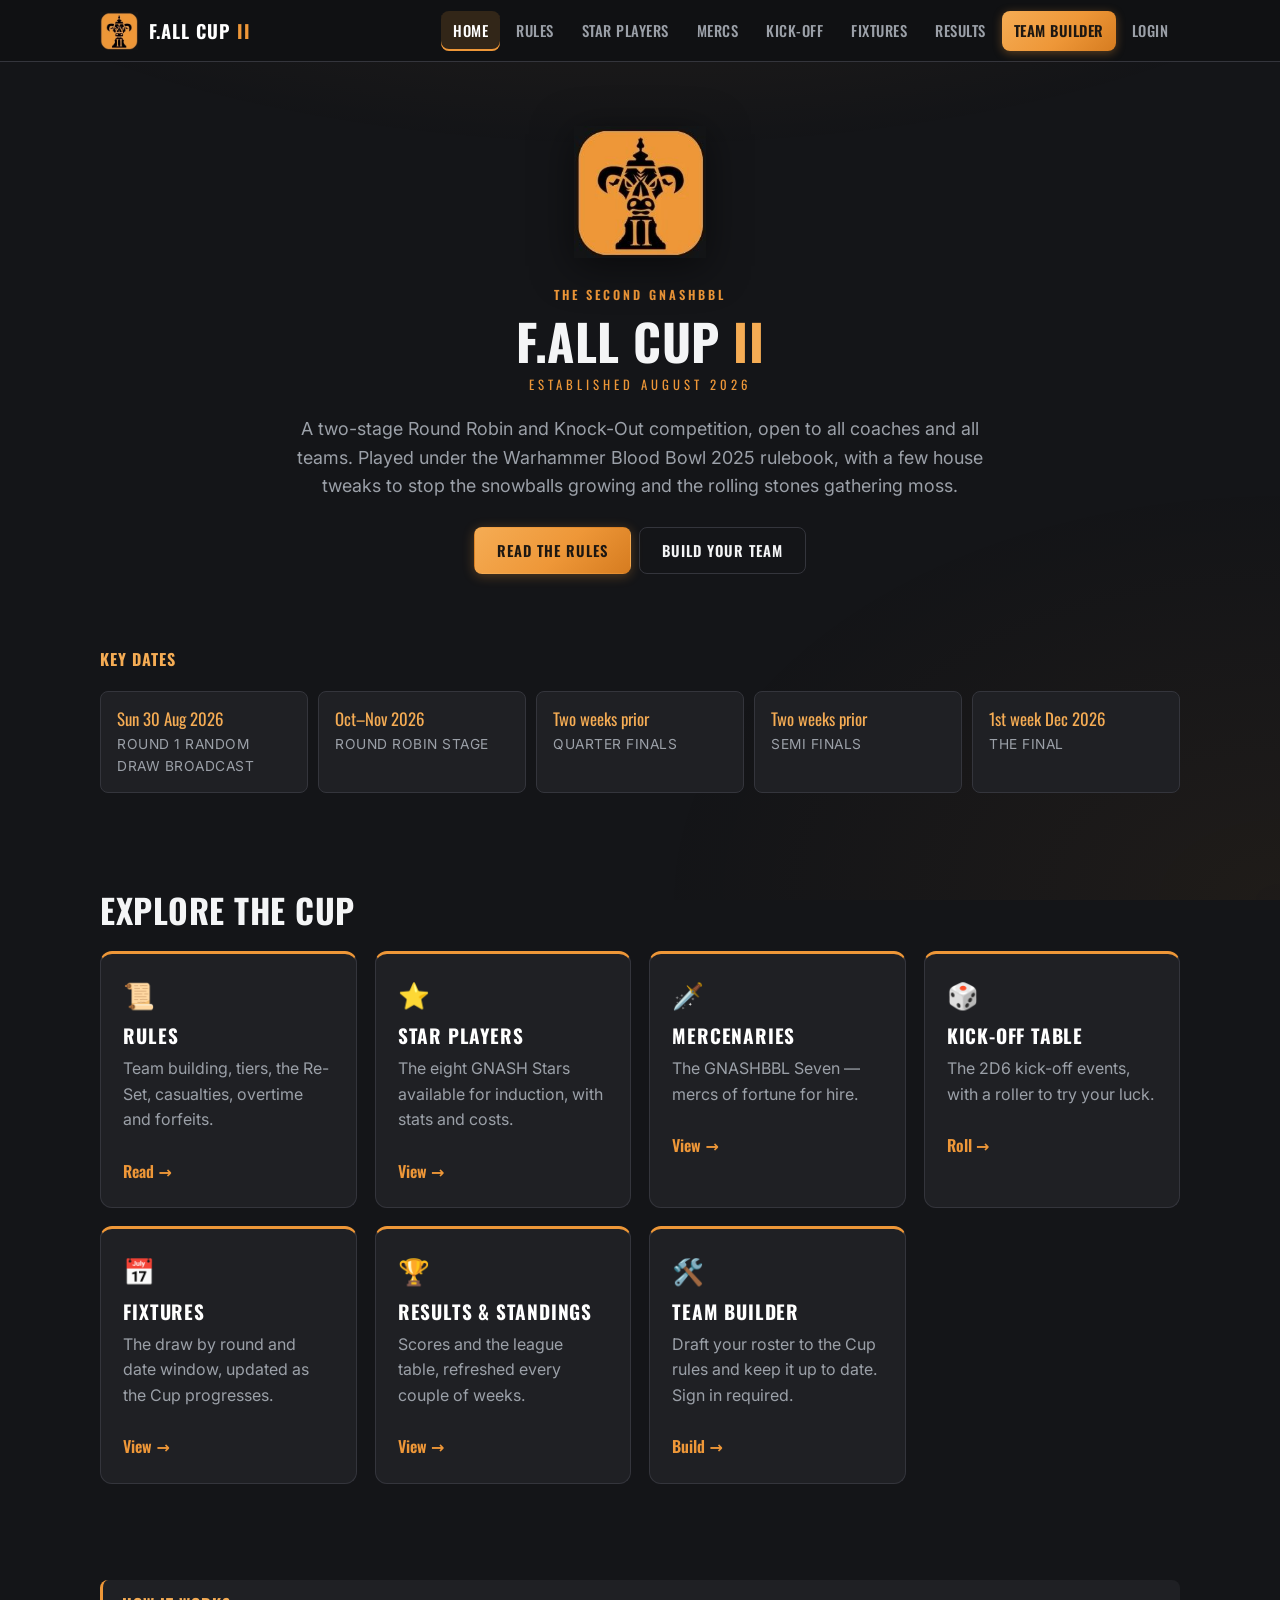
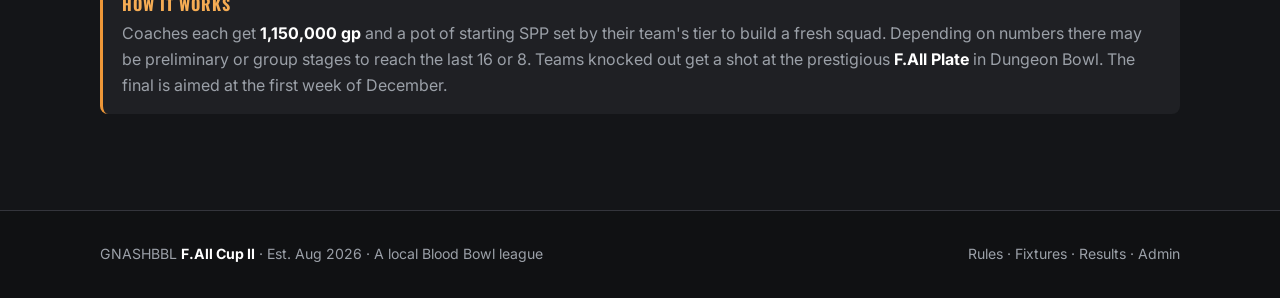
<file: index.html>
<!doctype html>
<html lang="en">
<head>
  <meta charset="utf-8">
  <meta name="viewport" content="width=device-width, initial-scale=1">
  <title>F.All Cup II — GNASHBBL</title>
  <meta name="description" content="The Second GNASHBBL F.All Cup — a local Blood Bowl league. Rules, star players, mercenaries, fixtures, results and a team builder.">
  <link rel="icon" href="assets/img/logo.png">
  <link rel="stylesheet" href="assets/css/styles.css">
</head>
<body data-page="home">
  <main>
    <section class="hero">
      <img class="crest" src="assets/img/logo.png" alt="F.All Cup II crest">
      <div class="eyebrow">The Second GNASHBBL</div>
      <h1>F.All Cup <span class="accent">II</span></h1>
      <p class="est">Established August 2026</p>
      <p class="lead" style="margin:1.2rem auto 1.6rem">
        A two-stage Round Robin and Knock-Out competition, open to all coaches and all teams.
        Played under the Warhammer Blood Bowl 2025 rulebook, with a few house tweaks to stop the
        snowballs growing and the rolling stones gathering moss.
      </p>
      <div class="pill-row" style="justify-content:center">
        <a class="btn" href="rules.html">Read the rules</a>
        <a class="btn ghost" href="builder.html">Build your team</a>
      </div>
    </section>

    <section class="section-tight">
      <div class="container">
        <h4>Key dates</h4>
        <div data-render="keyDates"></div>
      </div>
    </section>

    <section class="section">
      <div class="container">
        <h2>Explore the Cup</h2>
        <div class="grid grid-auto" style="margin-top:1.4rem">
          <a class="card card-topline" href="rules.html">
            <span class="card-icon">📜</span>
            <h3>Rules</h3>
            <p class="muted">Team building, tiers, the Re-Set, casualties, overtime and forfeits.</p>
            <span class="arrow">Read &rarr;</span>
          </a>
          <a class="card card-topline" href="stars.html">
            <span class="card-icon">⭐</span>
            <h3>Star Players</h3>
            <p class="muted">The eight GNASH Stars available for induction, with stats and costs.</p>
            <span class="arrow">View &rarr;</span>
          </a>
          <a class="card card-topline" href="mercs.html">
            <span class="card-icon">🗡️</span>
            <h3>Mercenaries</h3>
            <p class="muted">The GNASHBBL Seven — mercs of fortune for hire.</p>
            <span class="arrow">View &rarr;</span>
          </a>
          <a class="card card-topline" href="kickoff.html">
            <span class="card-icon">🎲</span>
            <h3>Kick-Off Table</h3>
            <p class="muted">The 2D6 kick-off events, with a roller to try your luck.</p>
            <span class="arrow">Roll &rarr;</span>
          </a>
          <a class="card card-topline" href="fixtures.html">
            <span class="card-icon">📅</span>
            <h3>Fixtures</h3>
            <p class="muted">The draw by round and date window, updated as the Cup progresses.</p>
            <span class="arrow">View &rarr;</span>
          </a>
          <a class="card card-topline" href="results.html">
            <span class="card-icon">🏆</span>
            <h3>Results &amp; Standings</h3>
            <p class="muted">Scores and the league table, refreshed every couple of weeks.</p>
            <span class="arrow">View &rarr;</span>
          </a>
          <a class="card card-topline" href="builder.html">
            <span class="card-icon">🛠️</span>
            <h3>Team Builder</h3>
            <p class="muted">Draft your roster to the Cup rules and keep it up to date. Sign in required.</p>
            <span class="arrow">Build &rarr;</span>
          </a>
        </div>
      </div>
    </section>

    <section class="section-tight">
      <div class="container">
        <div class="notice">
          <h4>How it works</h4>
          <p class="mb0 muted">
            Coaches each get <strong>1,150,000 gp</strong> and a pot of starting SPP set by their team's tier
            to build a fresh squad. Depending on numbers there may be preliminary or group stages to reach
            the last 16 or 8. Teams knocked out get a shot at the prestigious <strong>F.All Plate</strong> in
            Dungeon Bowl. The final is aimed at the first week of December.
          </p>
        </div>
      </div>
    </section>
  </main>

  <script src="assets/js/data.js"></script>
  <script src="assets/js/site.js"></script>
</body>
</html>
</file>
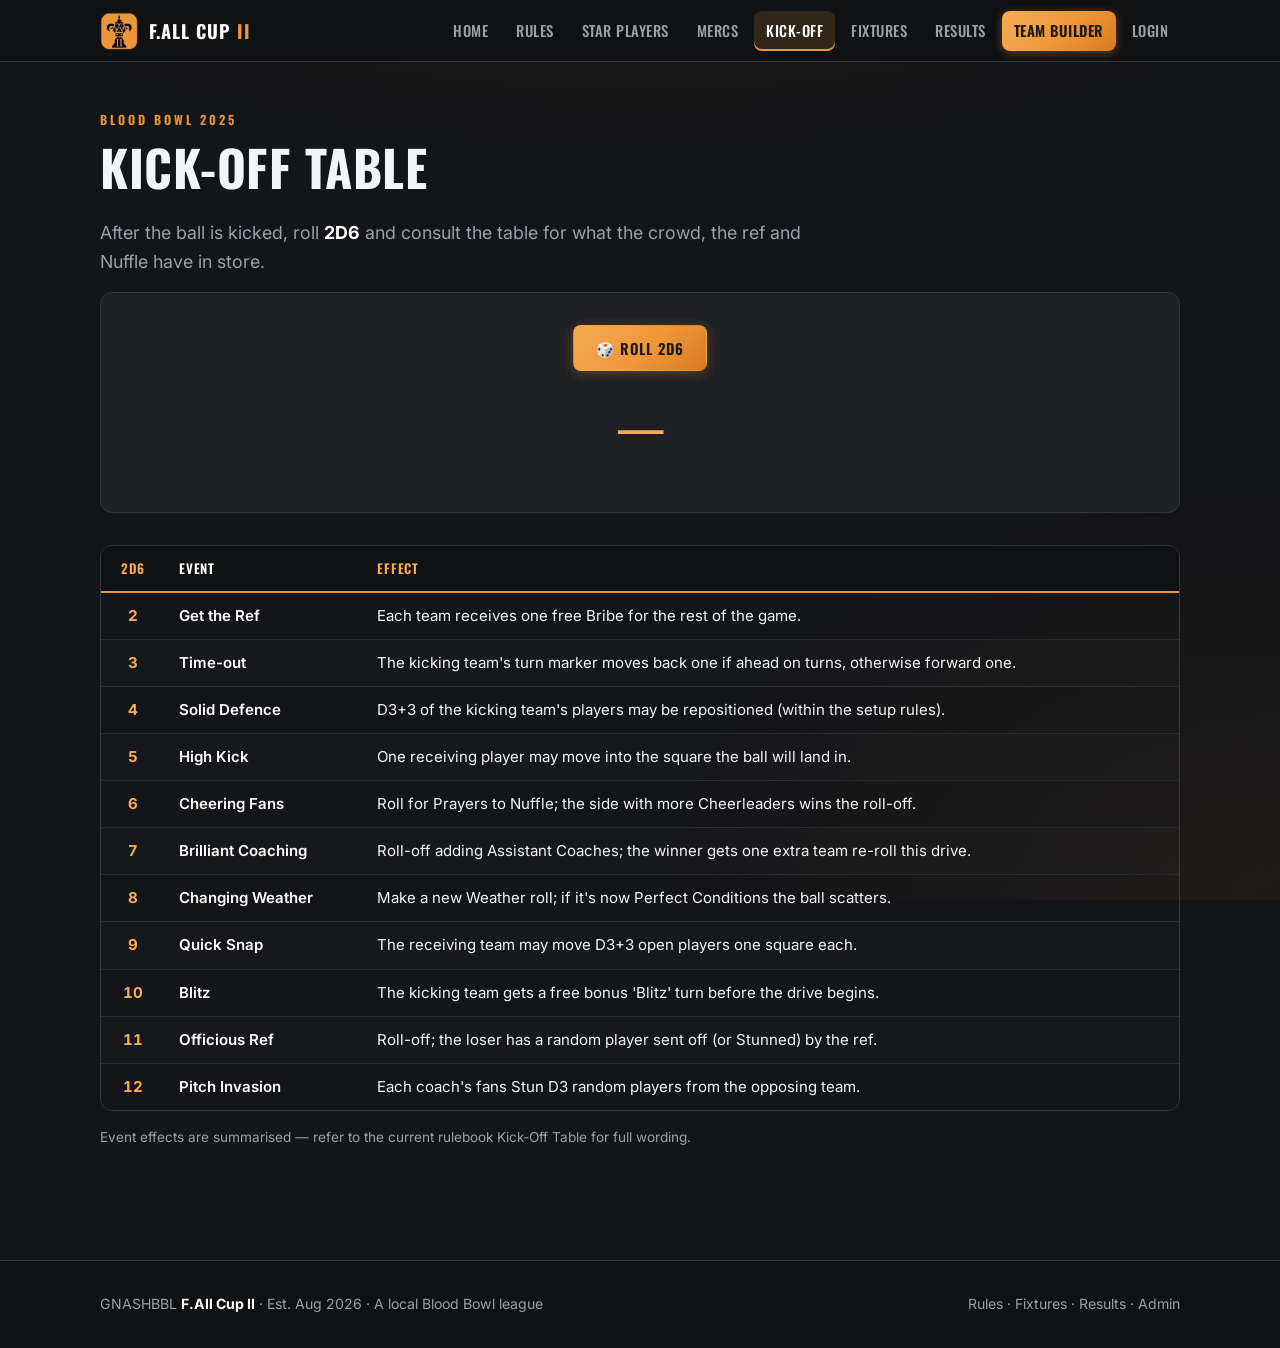
<file: kickoff.html>
<!doctype html>
<html lang="en">
<head>
  <meta charset="utf-8">
  <meta name="viewport" content="width=device-width, initial-scale=1">
  <title>Kick-Off Table — F.All Cup II</title>
  <meta name="description" content="The Blood Bowl 2025 Kick-Off event table (2D6), with a roller.">
  <link rel="icon" href="assets/img/logo.png">
  <link rel="stylesheet" href="assets/css/styles.css">
</head>
<body data-page="kickoff">
  <main>
    <section class="section">
      <div class="container">
        <div class="eyebrow">Blood Bowl 2025</div>
        <h1>Kick-Off Table</h1>
        <p class="lead">After the ball is kicked, roll <strong>2D6</strong> and consult the table for what the crowd, the ref and Nuffle have in store.</p>

        <div class="roller">
          <button class="btn" id="roll-kickoff">🎲 Roll 2D6</button>
          <div class="dice-result" id="dice-result" style="margin-top:1rem">&mdash;</div>
          <div class="dice-outcome" id="dice-outcome"></div>
          <p class="muted" id="dice-desc" style="margin-top:.4rem"></p>
        </div>

        <div data-render="kickoff"></div>

        <p class="muted small" style="margin-top:1rem">
          Event effects are summarised — refer to the current rulebook Kick-Off Table for full wording.
        </p>
      </div>
    </section>
  </main>

  <script src="assets/js/data.js"></script>
  <script src="assets/js/site.js"></script>
</body>
</html>
</file>
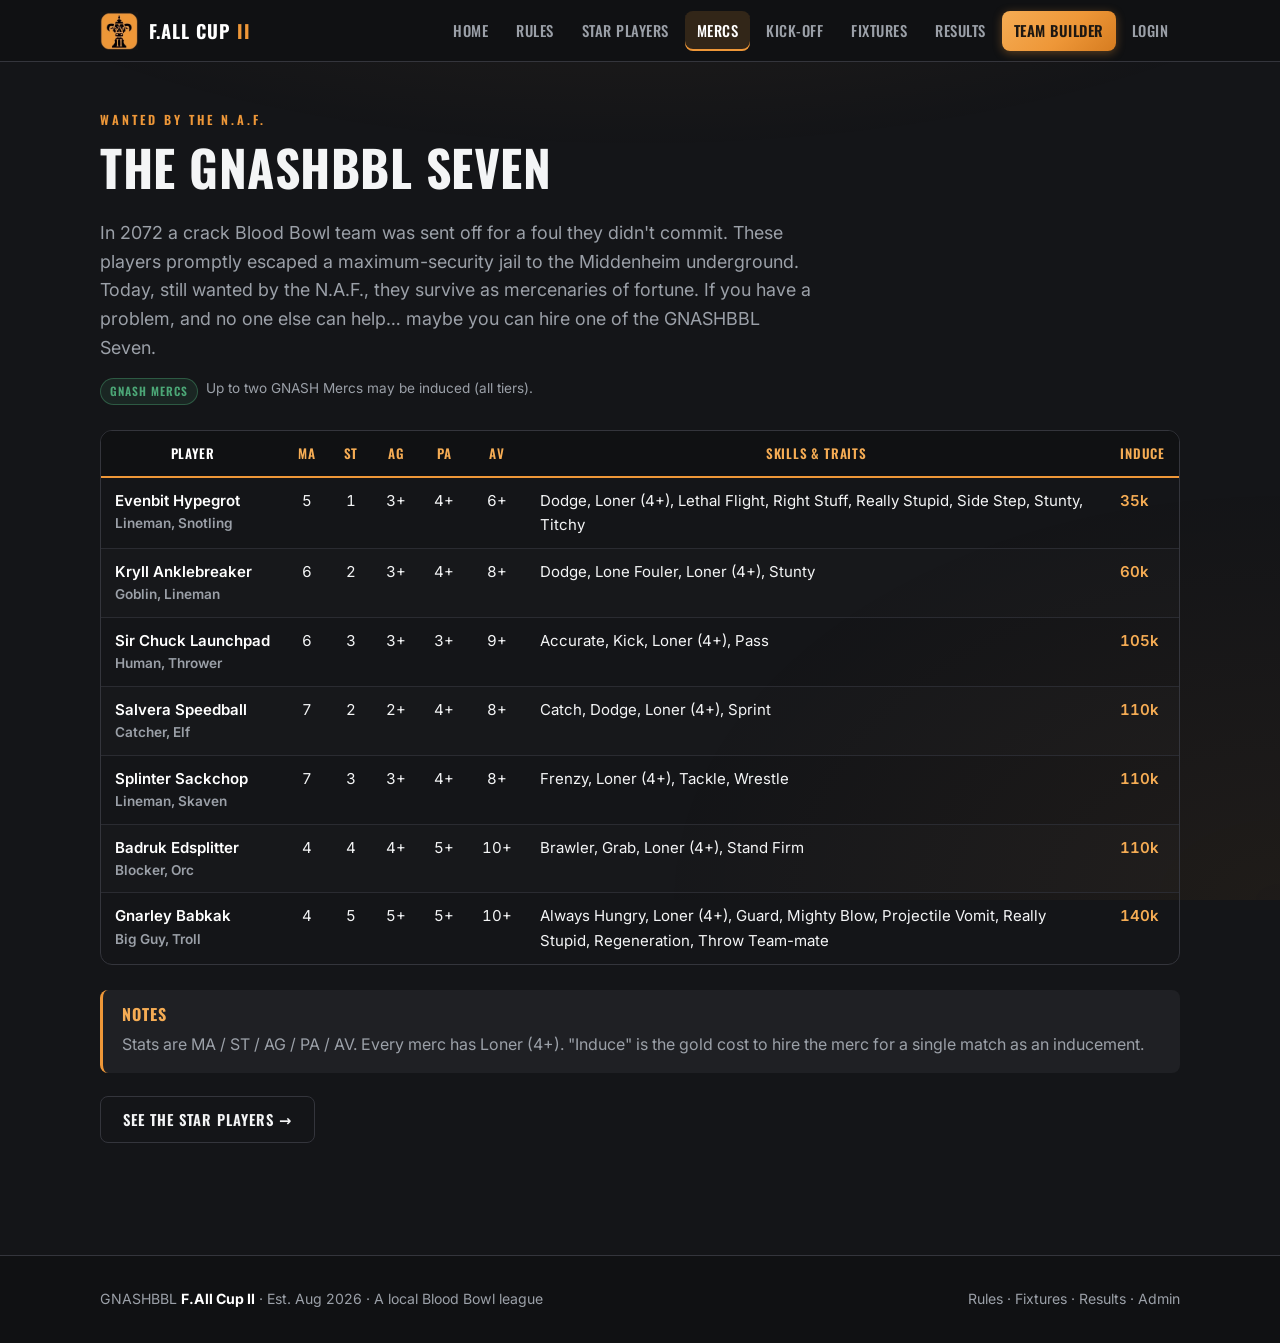
<file: mercs.html>
<!doctype html>
<html lang="en">
<head>
  <meta charset="utf-8">
  <meta name="viewport" content="width=device-width, initial-scale=1">
  <title>Mercenaries — F.All Cup II</title>
  <meta name="description" content="The GNASHBBL Seven — the mercenaries available for hire in the F.All Cup II, with stats, skills and costs.">
  <link rel="icon" href="assets/img/logo.png">
  <link rel="stylesheet" href="assets/css/styles.css">
</head>
<body data-page="mercs">
  <main>
    <section class="section">
      <div class="container">
        <div class="eyebrow">Wanted by the N.A.F.</div>
        <h1>The GNASHBBL Seven</h1>
        <p class="lead">
          In 2072 a crack Blood Bowl team was sent off for a foul they didn't commit. These players promptly escaped
          a maximum-security jail to the Middenheim underground. Today, still wanted by the N.A.F., they survive as
          mercenaries of fortune. If you have a problem, and no one else can help&hellip; maybe you can hire one of
          the GNASHBBL Seven.
        </p>
        <div class="pill-row" style="margin:1rem 0 1.6rem">
          <span class="badge homebrew">GNASH Mercs</span>
          <span class="muted small">Up to two GNASH Mercs may be induced (all tiers).</span>
        </div>

        <div data-render="mercs"></div>

        <div class="notice" style="margin-top:1.6rem">
          <h4>Notes</h4>
          <p class="muted mb0">
            Stats are MA / ST / AG / PA / AV. Every merc has Loner (4+). "Induce" is the gold cost to hire the merc
            for a single match as an inducement.
          </p>
        </div>

        <p style="margin-top:1.4rem">
          <a class="btn ghost" href="stars.html">See the Star Players &rarr;</a>
        </p>
      </div>
    </section>
  </main>

  <script src="assets/js/data.js"></script>
  <script src="assets/js/site.js"></script>
</body>
</html>
</file>
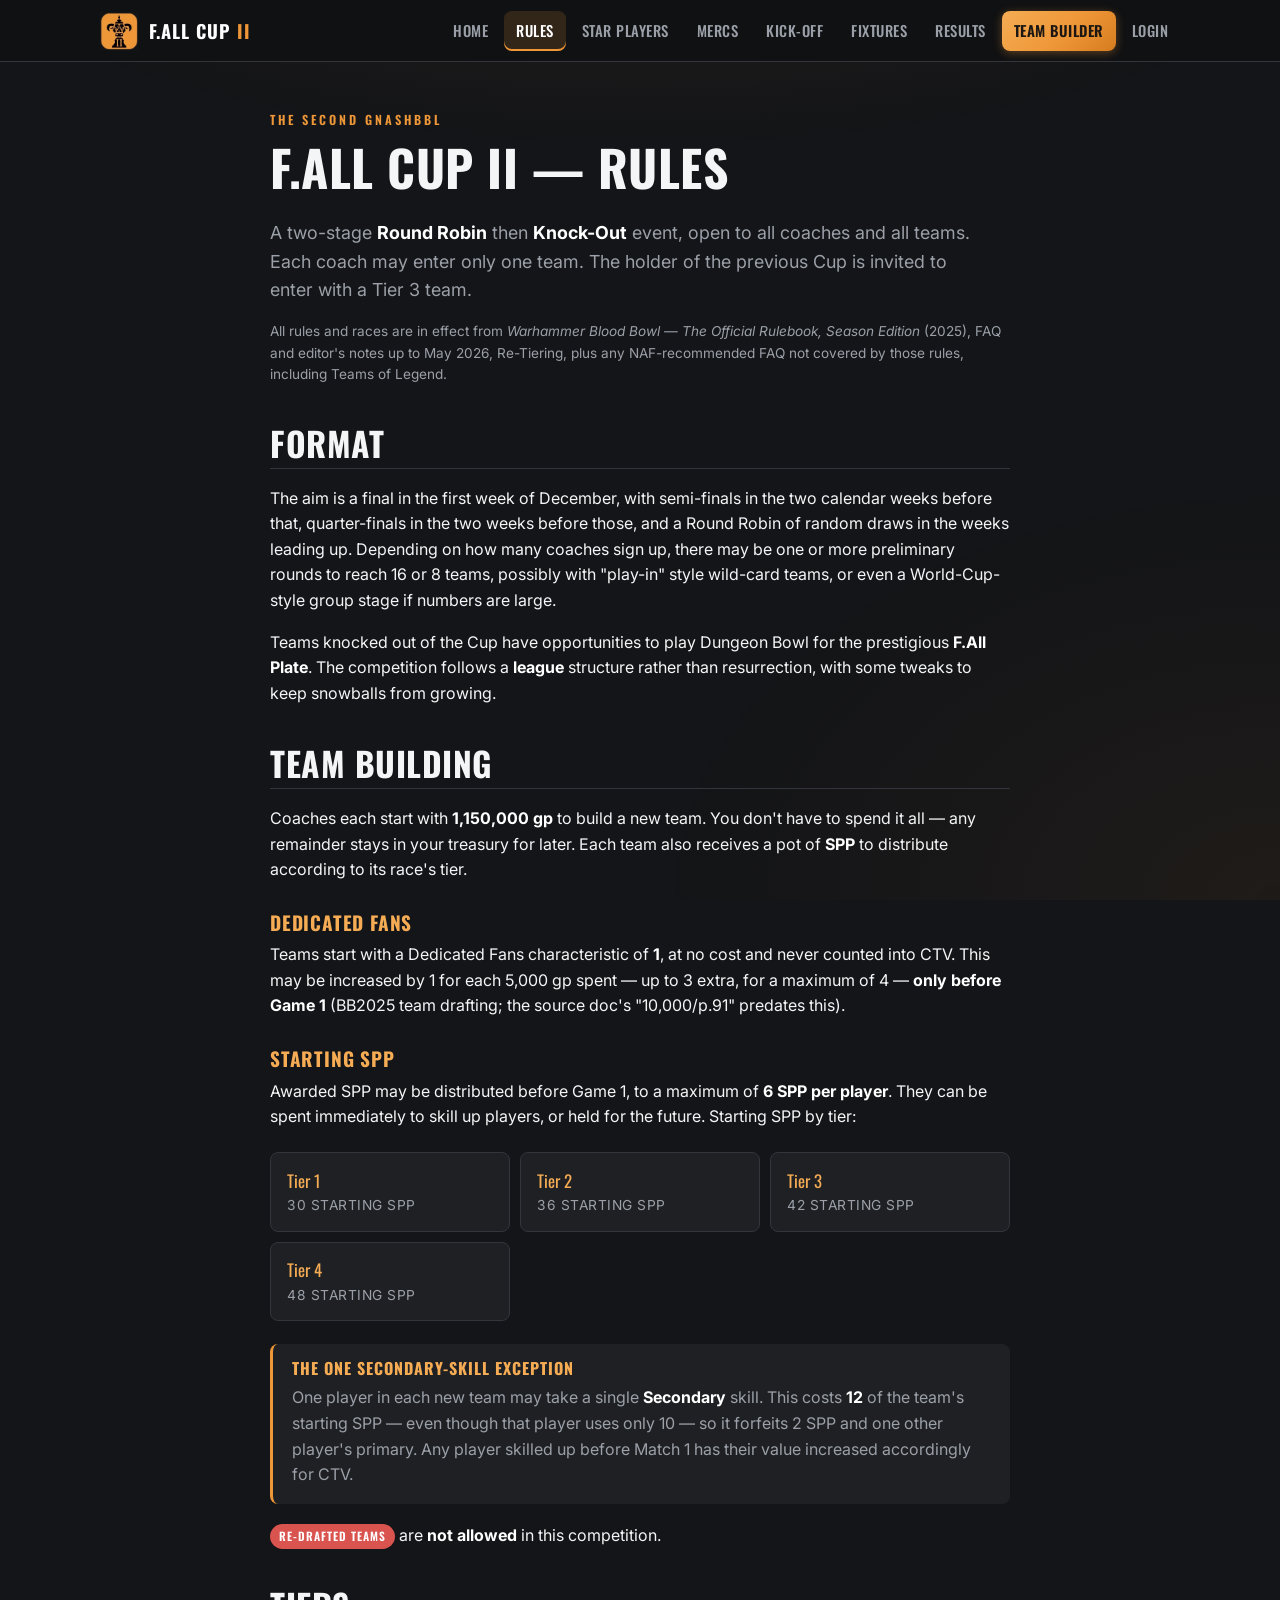
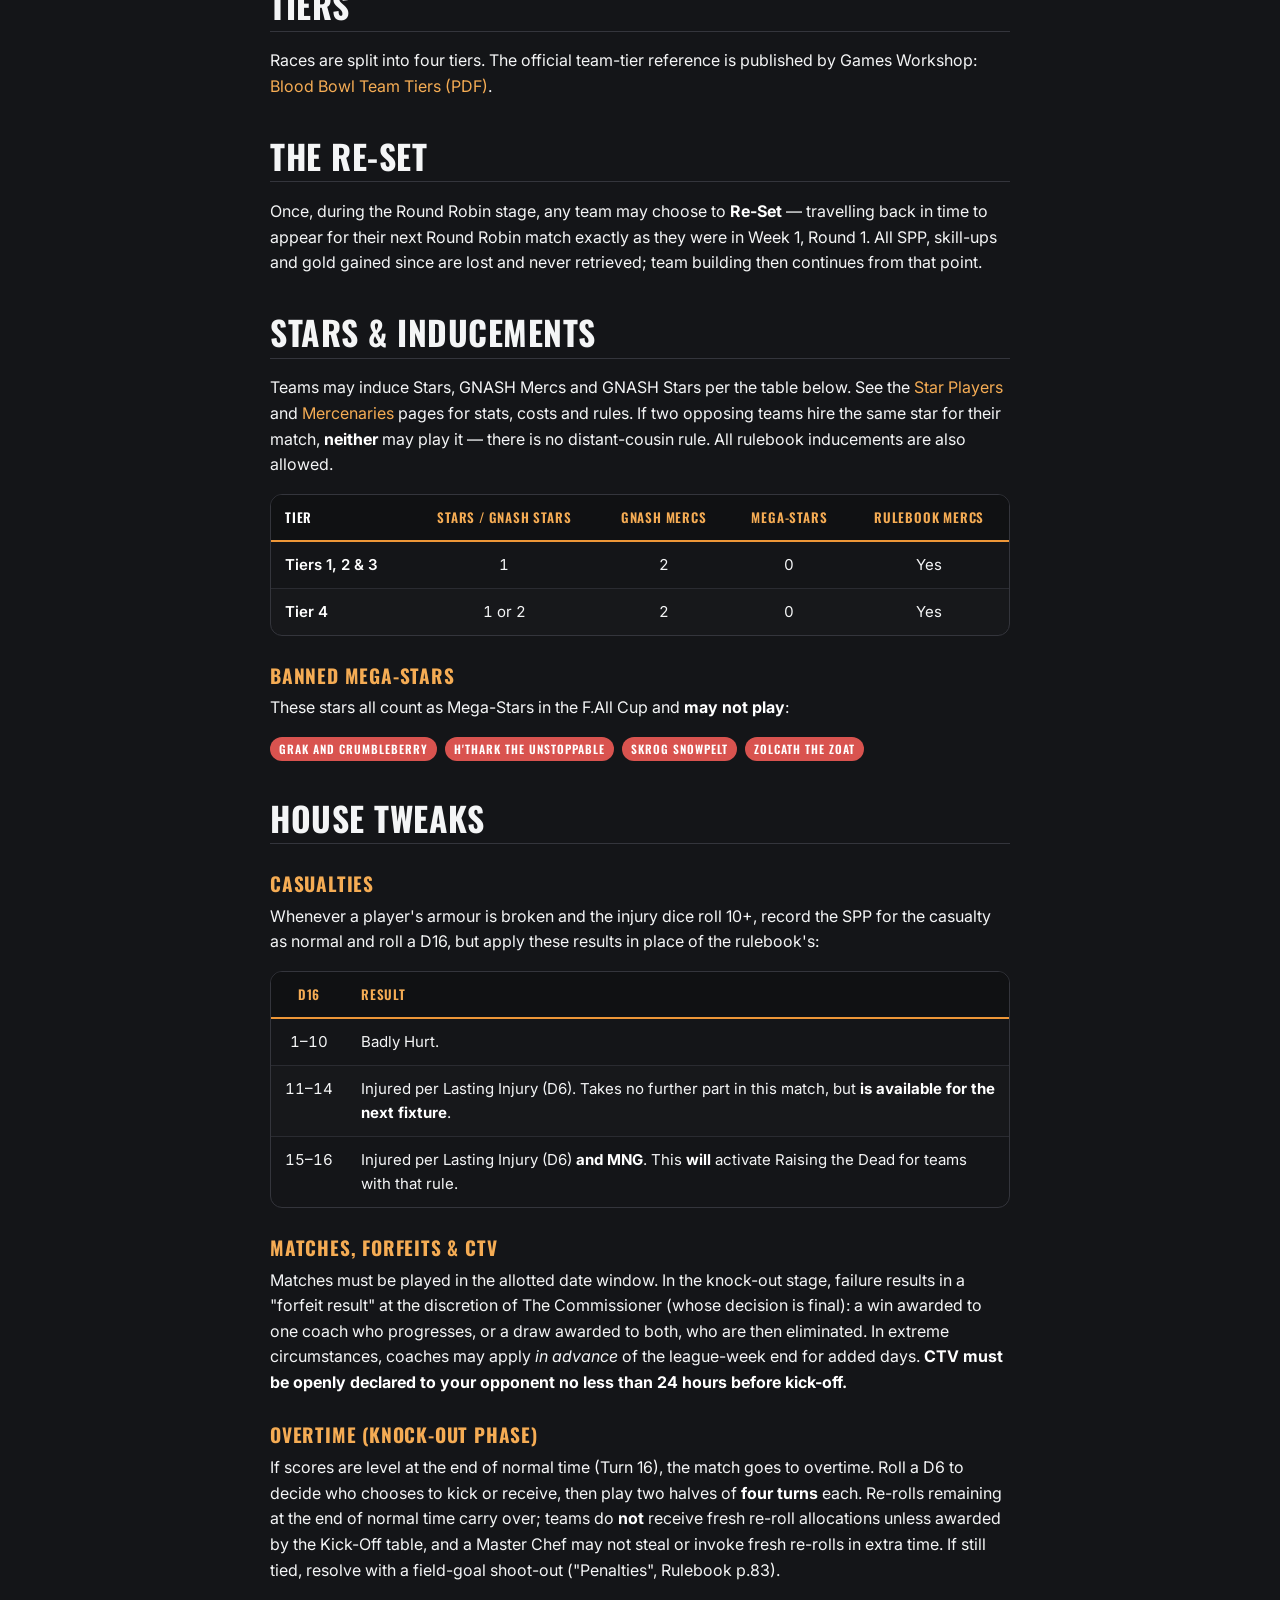
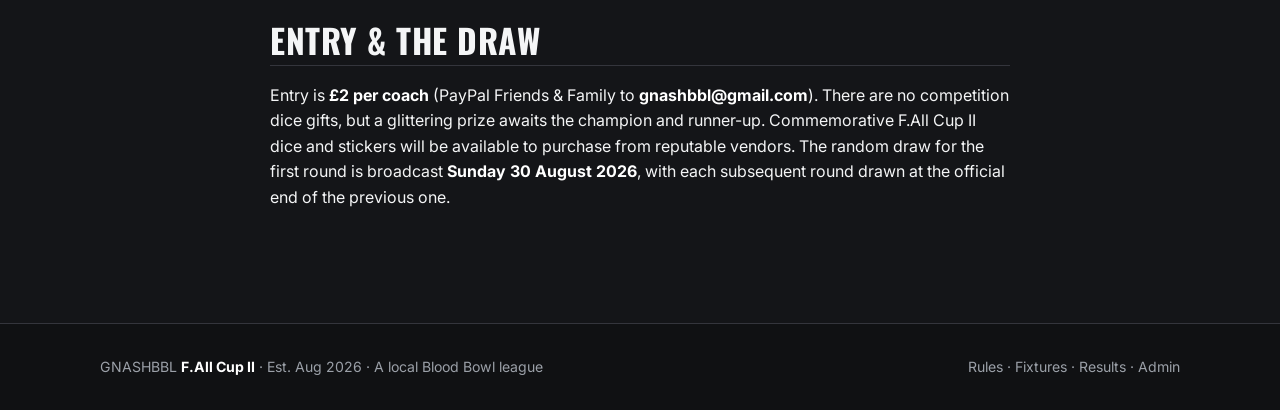
<file: rules.html>
<!doctype html>
<html lang="en">
<head>
  <meta charset="utf-8">
  <meta name="viewport" content="width=device-width, initial-scale=1">
  <title>Rules — F.All Cup II</title>
  <meta name="description" content="The full ruleset for the Second GNASHBBL F.All Cup: team building, tiers, the Re-Set, casualties, overtime and forfeits.">
  <link rel="icon" href="assets/img/logo.png">
  <link rel="stylesheet" href="assets/css/styles.css">
</head>
<body data-page="rules">
  <main>
    <section class="section">
      <div class="container doc">
        <div class="eyebrow">The Second GNASHBBL</div>
        <h1>F.All Cup II — Rules</h1>
        <p class="lead">
          A two-stage <strong>Round Robin</strong> then <strong>Knock-Out</strong> event, open to all coaches and
          all teams. Each coach may enter only one team. The holder of the previous Cup is invited to enter with a
          Tier 3 team.
        </p>
        <p class="muted small">
          All rules and races are in effect from <em>Warhammer Blood Bowl — The Official Rulebook, Season Edition</em>
          (2025), FAQ and editor's notes up to May 2026, Re-Tiering, plus any NAF-recommended FAQ not covered by
          those rules, including Teams of Legend.
        </p>

        <h2>Format</h2>
        <p>
          The aim is a final in the first week of December, with semi-finals in the two calendar weeks before that,
          quarter-finals in the two weeks before those, and a Round Robin of random draws in the weeks leading up.
          Depending on how many coaches sign up, there may be one or more preliminary rounds to reach 16 or 8 teams,
          possibly with "play-in" style wild-card teams, or even a World-Cup-style group stage if numbers are large.
        </p>
        <p>
          Teams knocked out of the Cup have opportunities to play Dungeon Bowl for the prestigious
          <strong>F.All Plate</strong>. The competition follows a <strong>league</strong> structure rather than
          resurrection, with some tweaks to keep snowballs from growing.
        </p>

        <h2>Team building</h2>
        <p>
          Coaches each start with <strong>1,150,000 gp</strong> to build a new team. You don't have to spend it all —
          any remainder stays in your treasury for later. Each team also receives a pot of <strong>SPP</strong> to
          distribute according to its race's tier.
        </p>
        <h3>Dedicated Fans</h3>
        <p>
          Teams start with a Dedicated Fans characteristic of <strong>1</strong>, at no cost and never counted into
          CTV. This may be increased by 1 for each 5,000 gp spent — up to 3 extra, for a maximum of 4 — <strong>only before
          Game 1</strong> (BB2025 team drafting; the source doc's "10,000/p.91" predates this).
        </p>
        <h3>Starting SPP</h3>
        <p>
          Awarded SPP may be distributed before Game 1, to a maximum of <strong>6 SPP per player</strong>. They can be
          spent immediately to skill up players, or held for the future. Starting SPP by tier:
        </p>
        <div data-render="tiers"></div>
        <div class="notice">
          <h4>The one secondary-skill exception</h4>
          <p class="mb0 muted">
            One player in each new team may take a single <strong>Secondary</strong> skill. This costs
            <strong>12</strong> of the team's starting SPP — even though that player uses only 10 — so it forfeits
            2 SPP and one other player's primary. Any player skilled up before Match 1 has their value increased
            accordingly for CTV.
          </p>
        </div>
        <p><span class="badge banned">Re-drafted teams</span> are <strong>not allowed</strong> in this competition.</p>

        <h2>Tiers</h2>
        <p>
          Races are split into four tiers. The official team-tier reference is published by Games Workshop:
          <a href="https://assets.warhammer-community.com/eng_20-05_blood_bowl_teamtiers-rhnqpyom8r-4rpfatdubw.pdf" target="_blank" rel="noopener">Blood Bowl Team Tiers (PDF)</a>.
        </p>

        <h2>The Re-Set</h2>
        <p>
          Once, during the Round Robin stage, any team may choose to <strong>Re-Set</strong> — travelling back in time
          to appear for their next Round Robin match exactly as they were in Week 1, Round 1. All SPP, skill-ups and
          gold gained since are lost and never retrieved; team building then continues from that point.
        </p>

        <h2>Stars &amp; inducements</h2>
        <p>
          Teams may induce Stars, GNASH Mercs and GNASH Stars per the table below. See the
          <a href="stars.html">Star Players</a> and <a href="mercs.html">Mercenaries</a> pages for stats, costs and
          rules. If two opposing teams hire the same star for their match, <strong>neither</strong> may play it — there
          is no distant-cousin rule. All rulebook inducements are also allowed.
        </p>
        <div data-render="inducements"></div>
        <h3>Banned mega-stars</h3>
        <p>These stars all count as Mega-Stars in the F.All Cup and <strong>may not play</strong>:</p>
        <div data-render="banned"></div>

        <h2>House tweaks</h2>
        <h3>Casualties</h3>
        <p>
          Whenever a player's armour is broken and the injury dice roll 10+, record the SPP for the casualty as normal
          and roll a D16, but apply these results in place of the rulebook's:
        </p>
        <div class="table-wrap"><table>
          <thead><tr><th class="num">D16</th><th>Result</th></tr></thead>
          <tbody>
            <tr><td class="num">1–10</td><td>Badly Hurt.</td></tr>
            <tr><td class="num">11–14</td><td>Injured per Lasting Injury (D6). Takes no further part in this match, but <strong>is available for the next fixture</strong>.</td></tr>
            <tr><td class="num">15–16</td><td>Injured per Lasting Injury (D6) <strong>and MNG</strong>. This <strong>will</strong> activate Raising the Dead for teams with that rule.</td></tr>
          </tbody>
        </table></div>

        <h3>Matches, forfeits &amp; CTV</h3>
        <p>
          Matches must be played in the allotted date window. In the knock-out stage, failure results in a "forfeit
          result" at the discretion of The Commissioner (whose decision is final): a win awarded to one coach who
          progresses, or a draw awarded to both, who are then eliminated. In extreme circumstances, coaches may apply
          <em>in advance</em> of the league-week end for added days. <strong>CTV must be openly declared to your
          opponent no less than 24 hours before kick-off.</strong>
        </p>

        <h3>Overtime (Knock-Out phase)</h3>
        <p>
          If scores are level at the end of normal time (Turn 16), the match goes to overtime. Roll a D6 to decide who
          chooses to kick or receive, then play two halves of <strong>four turns</strong> each. Re-rolls remaining at
          the end of normal time carry over; teams do <strong>not</strong> receive fresh re-roll allocations unless
          awarded by the Kick-Off table, and a Master Chef may not steal or invoke fresh re-rolls in extra time. If
          still tied, resolve with a field-goal shoot-out ("Penalties", Rulebook p.83).
        </p>

        <h2>Entry &amp; the draw</h2>
        <p>
          Entry is <strong>£2 per coach</strong> (PayPal Friends &amp; Family to <strong>gnashbbl@gmail.com</strong>).
          There are no competition dice gifts, but a glittering prize awaits the champion and runner-up. Commemorative
          F.All Cup II dice and stickers will be available to purchase from reputable vendors. The random draw for the
          first round is broadcast <strong>Sunday 30 August 2026</strong>, with each subsequent round drawn at the
          official end of the previous one.
        </p>
      </div>
    </section>
  </main>

  <script src="assets/js/data.js"></script>
  <script src="assets/js/site.js"></script>
</body>
</html>
</file>
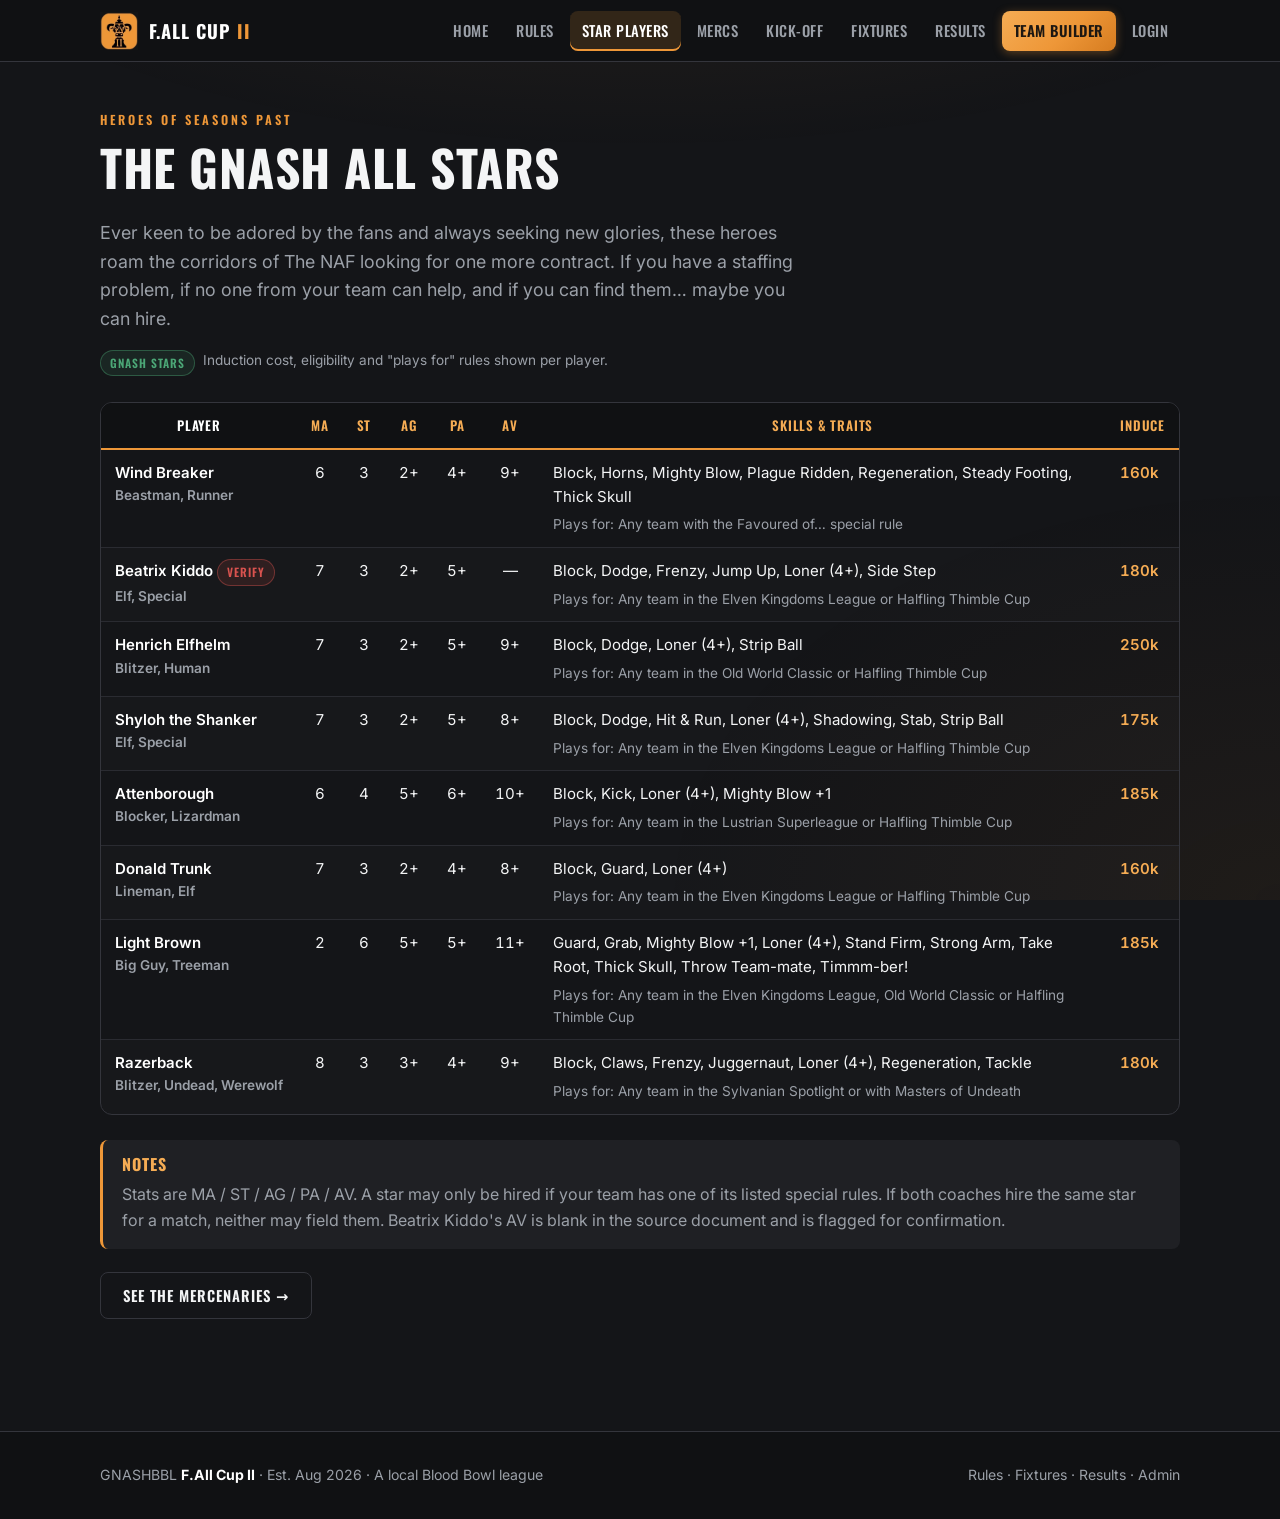
<file: stars.html>
<!doctype html>
<html lang="en">
<head>
  <meta charset="utf-8">
  <meta name="viewport" content="width=device-width, initial-scale=1">
  <title>Star Players — F.All Cup II</title>
  <meta name="description" content="The GNASH Stars available for induction in the F.All Cup II, with stats, skills, induction costs and eligibility.">
  <link rel="icon" href="assets/img/logo.png">
  <link rel="stylesheet" href="assets/css/styles.css">
</head>
<body data-page="stars">
  <main>
    <section class="section">
      <div class="container">
        <div class="eyebrow">Heroes of seasons past</div>
        <h1>The GNASH All Stars</h1>
        <p class="lead">
          Ever keen to be adored by the fans and always seeking new glories, these heroes roam the corridors of The
          NAF looking for one more contract. If you have a staffing problem, if no one from your team can help, and
          if you can find them&hellip; maybe you can hire.
        </p>
        <div class="pill-row" style="margin:1rem 0 1.6rem">
          <span class="badge homebrew">GNASH Stars</span>
          <span class="muted small">Induction cost, eligibility and "plays for" rules shown per player.</span>
        </div>

        <div data-render="stars"></div>

        <div class="notice" style="margin-top:1.6rem">
          <h4>Notes</h4>
          <p class="muted mb0">
            Stats are MA / ST / AG / PA / AV. A star may only be hired if your team has one of its listed
            special rules. If both coaches hire the same star for a match, neither may field them. Beatrix Kiddo's
            AV is blank in the source document and is flagged for confirmation.
          </p>
        </div>

        <p style="margin-top:1.4rem">
          <a class="btn ghost" href="mercs.html">See the Mercenaries &rarr;</a>
        </p>
      </div>
    </section>
  </main>

  <script src="assets/js/data.js"></script>
  <script src="assets/js/site.js"></script>
</body>
</html>
</file>
<file: assets/css/styles.css>
/* ============================================================
   GNASHBBL F.All Cup II — shared theme
   Palette sampled from the FALL CUP II logo:
     logo amber   #EE9738   lighter amber #F5AC54   deep amber #D67C20
     charcoal base #16171A   surface #1F2024 / #2C2D32
   ============================================================ */

@import url('https://fonts.googleapis.com/css2?family=Oswald:wght@400;500;600;700&family=Inter:wght@400;500;600;700&display=swap');

:root {
  /* base */
  --bg:          #141518;
  --bg-2:        #101113;
  --surface:     #1F2024;
  --surface-2:   #2A2B30;
  --border:      #34353c;
  --border-soft: #2a2b31;

  /* brand */
  --accent:        #EE9738;   /* logo amber (primary) */
  --accent-bright: #F5AC54;   /* lighter amber highlight */
  --accent-deep:   #D67C20;
  --accent-grad:   linear-gradient(135deg, #F5AC54 0%, #EE9738 55%, #D67C20 100%);
  --accent-soft:   rgba(238,151,56,0.15);
  --on-accent:     #1c1712;   /* dark text for use on amber fills */

  /* text */
  --text:    #F4F5F6;
  --muted:   #9BA0A8;
  --faint:   #6d717a;

  /* status */
  --green:  #4ca777;
  --red:    #d9534f;
  --blue:   #4a90d9;

  /* layout */
  --maxw: 1120px;
  --radius: 12px;
  --radius-sm: 8px;
  --shadow: 0 6px 24px rgba(0,0,0,0.35);
  --header-h: 62px;

  --font-display: 'Oswald', 'Arial Narrow', system-ui, sans-serif;
  --font-body: 'Inter', system-ui, -apple-system, 'Segoe UI', Roboto, sans-serif;
}

* { box-sizing: border-box; }

html { scroll-behavior: smooth; }

body {
  margin: 0;
  font-family: var(--font-body);
  background: var(--bg);
  color: var(--text);
  line-height: 1.6;
  -webkit-font-smoothing: antialiased;
  min-height: 100vh;
  display: flex;
  flex-direction: column;
}

/* subtle stadium texture */
body::before {
  content: "";
  position: fixed;
  inset: 0;
  background:
    radial-gradient(1200px 500px at 50% -200px, rgba(245,172,84,0.10), transparent 70%),
    radial-gradient(900px 600px at 100% 100%, rgba(238,151,56,0.05), transparent 70%);
  pointer-events: none;
  z-index: 0;
}

main, .site-header, .site-footer { position: relative; z-index: 1; }

/* ---------- typography ---------- */
h1, h2, h3, h4 {
  font-family: var(--font-display);
  font-weight: 700;
  line-height: 1.1;
  margin: 0 0 .5em;
  letter-spacing: .5px;
  text-transform: uppercase;
}
h1 { font-size: clamp(2rem, 5vw, 3.1rem); }
h2 { font-size: clamp(1.5rem, 3.4vw, 2.1rem); }
h3 { font-size: 1.2rem; letter-spacing: .8px; }
h4 { font-size: 1rem; letter-spacing: 1px; color: var(--accent-bright); }

p { margin: 0 0 1rem; }
a { color: var(--accent-bright); text-decoration: none; }
a:hover { text-decoration: underline; }
strong { color: #fff; }
hr { border: 0; border-top: 1px solid var(--border); margin: 2rem 0; }

.accent { color: var(--accent-bright); }
.eyebrow {
  font-family: var(--font-display);
  text-transform: uppercase;
  letter-spacing: 3px;
  font-size: .78rem;
  font-weight: 600;
  color: var(--accent);
  margin-bottom: .6rem;
}
.lead { font-size: 1.12rem; color: var(--muted); max-width: 65ch; }
.muted { color: var(--muted); }
.center { text-align: center; }

/* ---------- header / nav ---------- */
.site-header {
  position: sticky; top: 0;
  z-index: 50;                         /* sit above <main> so content scrolls behind, not over */
  background: rgba(16,17,19,0.95);
  backdrop-filter: blur(10px);
  border-bottom: 1px solid var(--border);
  height: var(--header-h);
}
.nav-inner {
  max-width: var(--maxw);
  margin: 0 auto;
  height: var(--header-h);
  padding: 0 20px;
  display: flex; align-items: center; gap: 18px;
}
.brand { display: flex; align-items: center; gap: 11px; margin-right: auto; }
.brand img { height: 38px; width: auto; display: block; }
.brand-name {
  font-family: var(--font-display);
  font-weight: 700; text-transform: uppercase;
  letter-spacing: 1px; font-size: 1.15rem; color: #fff;
  line-height: 1;
}
.brand-name span { color: var(--accent); }

.nav-links { display: flex; align-items: center; gap: 4px; }
.nav-links a {
  color: var(--muted);
  font-family: var(--font-display);
  text-transform: uppercase;
  letter-spacing: .5px;
  font-size: .92rem;
  font-weight: 500;
  padding: 8px 12px;
  border-radius: var(--radius-sm);
  text-decoration: none;
  white-space: nowrap;
  transition: color .15s, background .15s;
}
.nav-links a:hover { color: var(--text); background: var(--surface); }
.nav-links a.active { color: #fff; background: var(--accent-soft); box-shadow: inset 0 -2px 0 var(--accent); }
.nav-links a.cta {
  color: var(--on-accent); font-weight: 600; background: var(--accent-grad);
  box-shadow: 0 2px 10px rgba(238,151,56,.35);
}
.nav-links a.cta:hover { filter: brightness(1.08); text-decoration: none; }

/* account slot (signed-in state) */
.nav-account { display: inline-flex; align-items: center; gap: 4px; }
.nav-account.signed-in { background: var(--surface); border: 1px solid var(--border); border-radius: 999px; padding: 2px 4px; }
.acct-name {
  display: inline-flex; align-items: center; gap: 5px;
  font-family: var(--font-display); text-transform: uppercase; letter-spacing: .4px;
  font-size: .82rem; color: var(--accent-bright); white-space: nowrap; padding: 4px 6px 4px 10px;
}
.acct-admin { padding: 2px 4px; text-decoration: none; font-size: .95rem; }
.acct-logout {
  font-family: var(--font-display); text-transform: uppercase; letter-spacing: .4px;
  font-size: .78rem; color: var(--muted); padding: 5px 12px; border-radius: 999px; background: var(--bg-2);
}
.acct-logout:hover { color: #fff; background: var(--accent-deep); text-decoration: none; }

.nav-toggle {
  display: none;
  background: none; border: 1px solid var(--border);
  color: var(--text); border-radius: var(--radius-sm);
  width: 42px; height: 38px; font-size: 1.2rem; cursor: pointer;
}

/* ---------- layout ---------- */
main { flex: 1; }
.container { max-width: var(--maxw); margin: 0 auto; padding: 0 20px; }
.section { padding: 3rem 0; }
.section-tight { padding: 1.8rem 0; }

.grid { display: grid; gap: 18px; }
.grid-2 { grid-template-columns: repeat(2, 1fr); }
.grid-3 { grid-template-columns: repeat(3, 1fr); }
.grid-auto { grid-template-columns: repeat(auto-fill, minmax(240px, 1fr)); }

/* ---------- hero ---------- */
.hero {
  text-align: center;
  padding: 4rem 20px 3rem;
  position: relative;
}
.hero .crest { height: 132px; width: auto; margin-bottom: 1.2rem; filter: drop-shadow(0 8px 20px rgba(0,0,0,.5)); }
.hero h1 { margin-bottom: .4rem; }
.hero .est {
  font-family: var(--font-display); letter-spacing: 4px;
  text-transform: uppercase; color: var(--accent); font-size: .8rem;
}

/* ---------- cards ---------- */
.card {
  background: var(--surface);
  border: 1px solid var(--border);
  border-radius: var(--radius);
  padding: 1.4rem;
}
.card h3 { color: #fff; }
a.card { color: inherit; text-decoration: none; display: block; transition: border-color .15s, transform .15s, box-shadow .15s; }
a.card:hover { border-color: var(--accent); transform: translateY(-3px); box-shadow: var(--shadow); text-decoration: none; }
.card .card-icon { font-size: 1.6rem; margin-bottom: .5rem; display: block; }
.card .arrow { color: var(--accent); font-family: var(--font-display); font-weight: 600; margin-top: .6rem; display: inline-block; }

.card-topline { border-top: 3px solid var(--accent); }

/* ---------- badges / pills ---------- */
.badge {
  display: inline-block;
  font-family: var(--font-display);
  font-size: .72rem; letter-spacing: 1px; text-transform: uppercase;
  padding: 3px 9px; border-radius: 999px; font-weight: 600;
  border: 1px solid var(--border); color: var(--muted);
  background: var(--surface-2);
  vertical-align: middle;
}
.badge.official { color: var(--accent-bright); border-color: rgba(245,172,84,.4); background: var(--accent-soft); }
.badge.homebrew { color: var(--green); border-color: rgba(76,167,119,.4); background: rgba(76,167,119,.12); }
.badge.tier { color: var(--on-accent); background: var(--accent-grad); border: 0; }
.badge.mng { color: var(--red); border-color: rgba(217,83,79,.4); background: rgba(217,83,79,.12); }
.badge.banned { color:#fff; background: var(--red); border:0; }

/* ---------- tables ---------- */
.table-wrap { overflow-x: auto; border: 1px solid var(--border); border-radius: var(--radius); }
table { width: 100%; border-collapse: collapse; font-size: .94rem; min-width: 560px; }
thead th {
  background: var(--bg-2);
  font-family: var(--font-display);
  text-transform: uppercase; letter-spacing: .8px; font-weight: 600;
  font-size: .82rem; color: var(--accent-bright);
  text-align: left; padding: 12px 14px;
  border-bottom: 2px solid var(--accent);
  white-space: nowrap;
}
tbody td { padding: 11px 14px; border-bottom: 1px solid var(--border-soft); vertical-align: top; }
tbody tr:nth-child(even) { background: rgba(255,255,255,0.015); }
tbody tr:hover { background: var(--accent-soft); }
tbody tr:last-child td { border-bottom: 0; }
td.name, th.name { font-weight: 600; color: #fff; white-space: nowrap; }
td.num, th.num { text-align: center; font-variant-numeric: tabular-nums; white-space: nowrap; }
td.cost { color: var(--accent-bright); font-weight: 600; white-space: nowrap; font-variant-numeric: tabular-nums; }
.stat-head th { text-align: center; }

/* ---------- buttons ---------- */
.btn {
  display: inline-flex; align-items: center; gap: 8px;
  font-family: var(--font-display); text-transform: uppercase;
  letter-spacing: 1px; font-weight: 600; font-size: .92rem;
  padding: 11px 22px; border-radius: var(--radius-sm);
  border: 1px solid transparent; cursor: pointer;
  background: var(--accent-grad); color: var(--on-accent);
  box-shadow: 0 2px 12px rgba(238,151,56,.3);
  transition: filter .15s, transform .1s; text-decoration: none;
}
.btn:hover { filter: brightness(1.08); text-decoration: none; }
.btn:active { transform: translateY(1px); }
.btn.ghost { background: transparent; border-color: var(--border); color: var(--text); box-shadow: none; }
.btn.ghost:hover { border-color: var(--accent); color: #fff; }
.btn.block { width: 100%; justify-content: center; }
.btn.discord { background: #5865F2; color: #fff; box-shadow: 0 2px 12px rgba(88,101,242,.3); }

/* ---------- notices ---------- */
.notice {
  border-left: 3px solid var(--accent);
  background: var(--surface);
  border-radius: var(--radius-sm);
  padding: 1rem 1.2rem; margin: 1.2rem 0;
}
.notice.wip { border-left-color: var(--blue); }
.notice.wip::before {
  content: "🚧 Coming soon";
  display: block; font-family: var(--font-display); text-transform: uppercase;
  letter-spacing: 1px; font-size: .78rem; color: var(--blue); margin-bottom: .4rem; font-weight: 600;
}
.notice h4 { margin-top: 0; }

/* auth gate */
.gate {
  text-align: center; max-width: 460px; margin: 3rem auto;
  background: var(--surface); border: 1px solid var(--border);
  border-radius: var(--radius); padding: 2.4rem 2rem;
}
.gate .card-icon { font-size: 2.4rem; }

/* ---------- rules doc ---------- */
.doc { max-width: 78ch; }
.doc h2 { margin-top: 2.4rem; padding-bottom: .4rem; border-bottom: 1px solid var(--border); }
.doc h3 { margin-top: 1.8rem; color: var(--accent-bright); }
.doc ul { padding-left: 1.2rem; }
.doc li { margin-bottom: .4rem; }
.key-dates { display: grid; gap: 10px; grid-template-columns: repeat(auto-fit, minmax(180px,1fr)); margin: 1.4rem 0; }
.key-date { background: var(--surface); border:1px solid var(--border); border-radius: var(--radius-sm); padding: .9rem 1rem; }
.key-date .d { font-family: var(--font-display); color: var(--accent-bright); font-size: 1.05rem; }
.key-date .l { color: var(--muted); font-size: .86rem; text-transform: uppercase; letter-spacing: .5px; }

/* kickoff roller */
.roller { text-align:center; background: var(--surface); border:1px solid var(--border); border-radius: var(--radius); padding: 2rem; margin-bottom: 2rem; }
.dice-result { font-family: var(--font-display); font-size: 3rem; color: var(--accent-bright); min-height: 3.4rem; }
.dice-outcome { font-family: var(--font-display); text-transform: uppercase; letter-spacing: 1px; font-size: 1.3rem; color:#fff; }

/* ---------- footer ---------- */
.site-footer {
  border-top: 1px solid var(--border);
  background: var(--bg-2);
  padding: 2rem 0;
  margin-top: 3rem;
  color: var(--muted);
  font-size: .88rem;
}
.footer-inner { max-width: var(--maxw); margin: 0 auto; padding: 0 20px; display:flex; flex-wrap: wrap; gap: 14px; align-items:center; justify-content: space-between; }
.footer-inner a { color: var(--muted); }
.footer-inner a:hover { color: var(--accent-bright); }

/* ---------- utilities ---------- */
.stack > * + * { margin-top: 1rem; }
.mt0 { margin-top: 0; } .mb0 { margin-bottom: 0; }
.pill-row { display:flex; flex-wrap: wrap; gap: 8px; }
.tag-list { display:flex; flex-wrap:wrap; gap:6px; }
.small { font-size: .85rem; }

/* ---------- team builder ---------- */
.build-summary {
  position: sticky; top: var(--header-h); z-index: 20;
  display: flex; align-items: center; gap: 16px; flex-wrap: wrap;
  background: var(--bg-2); border: 1px solid var(--border); border-radius: var(--radius-sm);
  padding: 8px 14px; margin-bottom: .4rem;
}
.bsum-item { display: flex; align-items: baseline; gap: 6px; }
.bsum-l { font-size: .7rem; text-transform: uppercase; letter-spacing: .5px; color: var(--muted); }
.bsum-item b { font-family: var(--font-display); font-size: 1.05rem; }
.bsum-bar { flex: 1 1 100px; height: 6px; min-width: 90px; border-radius: 99px; background: var(--surface-2); overflow: hidden; }
.bsum-bar i { display: block; height: 100%; }

.spp-mini { display: flex; align-items: center; gap: 6px; font-size: .8rem; margin-bottom: 5px; }
.spp-btn { width: 22px; height: 22px; border: 1px solid var(--border); background: var(--bg-2); color: var(--text); border-radius: 6px; cursor: pointer; line-height: 1; padding: 0; }
.spp-btn:hover { border-color: var(--accent); }

.combo { position: relative; }
.combo-input { width: 100%; padding: 6px 8px; border-radius: 6px; border: 1px solid var(--border); background: var(--bg-2); color: var(--text); font-size: .82rem; }
.combo-input:focus { outline: none; border-color: var(--accent); }
.combo-list {
  position: fixed; z-index: 200; max-height: 220px; overflow-y: auto; display: none;
  background: var(--surface); border: 1px solid var(--accent); border-radius: 8px; box-shadow: var(--shadow);
}
.combo-list.open { display: block; }
.combo-opt { padding: 7px 10px; font-size: .84rem; cursor: pointer; border-bottom: 1px solid var(--border-soft); white-space: nowrap; }
.combo-opt:last-child { border-bottom: 0; }
.combo-opt:hover { background: var(--accent-soft); color: #fff; }

.skill-chip { display: flex; align-items: center; gap: 8px; background: var(--accent-soft); border: 1px solid rgba(238,151,56,.35); border-radius: 8px; padding: 6px 8px; }
.skill-chip strong { color: var(--accent-bright); }
.combo-clear { margin-left: auto; width: 22px; height: 22px; border: 0; background: var(--bg-2); color: var(--muted); border-radius: 6px; cursor: pointer; padding: 0; }
.combo-clear:hover { color: #fff; background: var(--red); }

/* league player cards */
.lg-card { border: 1px solid var(--border); border-radius: var(--radius-sm); padding: .7rem .85rem; background: var(--surface); }
.lg-card.dead { opacity: .5; }
.lg-head { display: flex; justify-content: space-between; align-items: center; gap: 8px; flex-wrap: wrap; }
.lg-stats { display: flex; flex-wrap: wrap; gap: 12px; align-items: center; margin: .55rem 0; }
.lg-stat { display: inline-flex; align-items: center; gap: 4px; font-size: .78rem; text-transform: uppercase; letter-spacing: .4px; color: var(--muted); }
.lg-stat input { padding: 4px 6px; border-radius: 6px; border: 1px solid var(--border); background: var(--bg-2); color: var(--text); font-size: .85rem; }
.lg-skills { display: flex; align-items: center; gap: 6px; flex-wrap: wrap; margin-bottom: .55rem; }
.lg-notes { width: 100%; padding: 6px 8px; border-radius: 6px; border: 1px solid var(--border); background: var(--bg-2); color: var(--text); font-size: .82rem; }
.lg-card select[data-status] { padding: 4px 8px; border-radius: 6px; border: 1px solid var(--border); background: var(--bg-2); color: var(--text); font-size: .82rem; }

/* ---------- responsive ---------- */
@media (max-width: 820px) {
  .grid-2, .grid-3 { grid-template-columns: 1fr; }
  .nav-toggle { display: block; }
  .nav-links {
    position: absolute; top: var(--header-h); left: 0; right: 0;
    flex-direction: column; align-items: stretch; gap: 0;
    background: var(--bg-2); border-bottom: 1px solid var(--border);
    padding: 8px; display: none;
  }
  .nav-links.open { display: flex; }
  .nav-links a { padding: 12px 14px; border-radius: 6px; }
  .nav-links a.active { box-shadow: inset 3px 0 0 var(--accent); }
}
</file>
